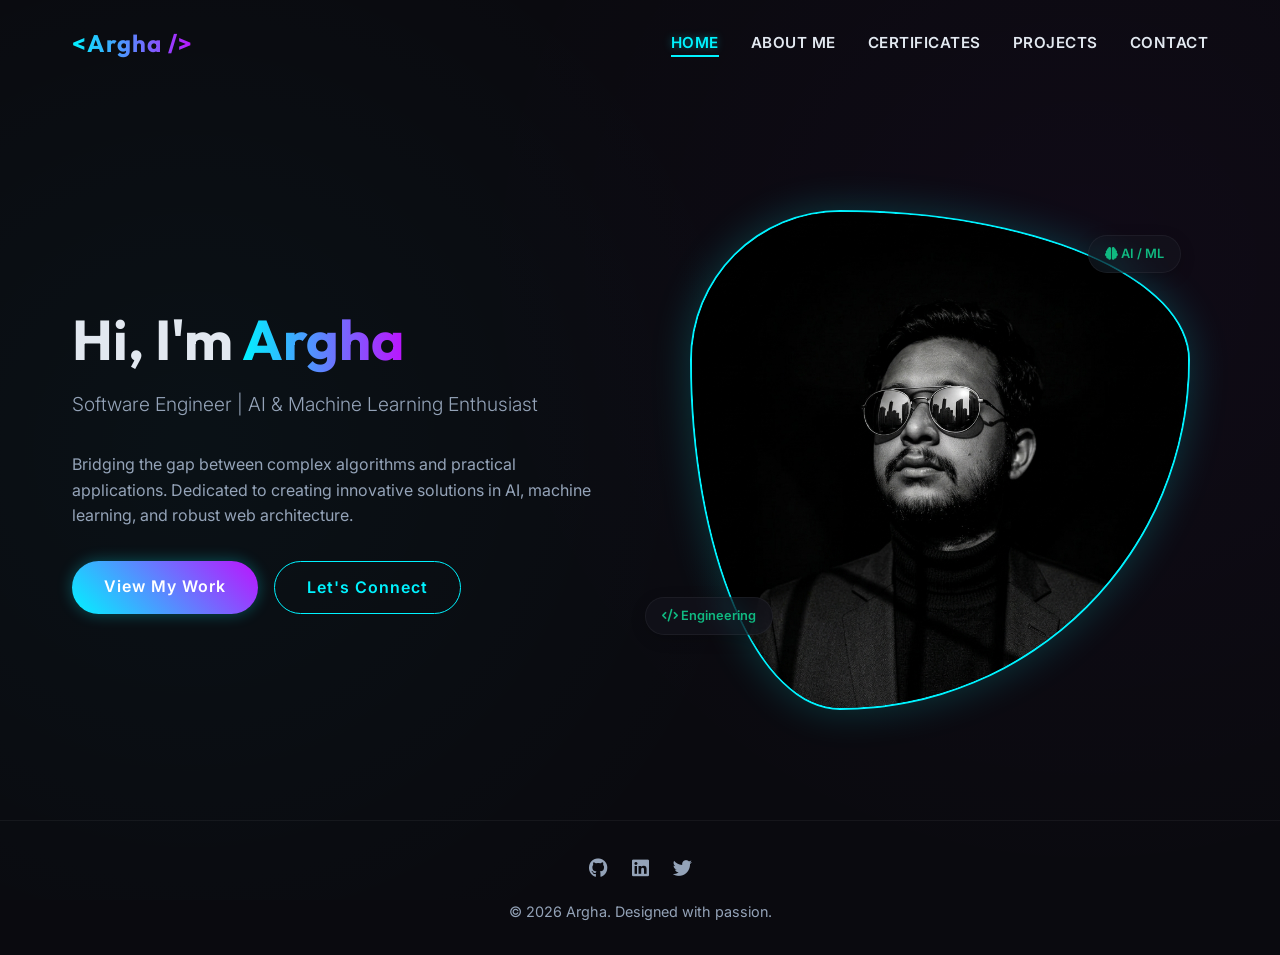
<file: index.html>
<!DOCTYPE html>
<html lang="en">
<head>
    <meta charset="UTF-8">
    <meta name="viewport" content="width=device-width, initial-scale=1.0">
    <title>Portfolio | AI & ML Engineer</title>
    <meta name="description" content="Professional portfolio showcasing background and aspirations in artificial intelligence, machine learning, and coding.">
    <link rel="stylesheet" href="css/style.css">
    <!-- FontAwesome for Icons -->
    <link rel="stylesheet" href="https://cdnjs.cloudflare.com/ajax/libs/font-awesome/6.4.0/css/all.min.css">
</head>
<body>

    <header>
        <div class="container nav-container">
            <nav>
                <a href="index.html" class="logo text-gradient">&lt;Argha /&gt;</a>
                <ul class="nav-links">
                    <li><a href="index.html" class="active">Home</a></li>
                    <li><a href="about.html">About Me</a></li>
                    <li><a href="certificates.html">Certificates</a></li>
                    <li><a href="projects.html">Projects</a></li>
                    <li><a href="contact.html">Contact</a></li>
                </ul>
                <button class="mobile-menu-btn">
                    <i class="fa-solid fa-bars"></i>
                </button>
            </nav>
        </div>
    </header>

    <main>
        <section id="hero" class="hero page-section">
            <div class="container hero-content">
                <div class="hero-text fade-in">
                    <h1>Hi, I'm <span class="text-gradient">Argha</span></h1>
                    <p class="subtitle fade-in delay-1">Software Engineer | AI & Machine Learning Enthusiast</p>
                    <p class="fade-in delay-2" style="margin-bottom: 2rem; color: var(--text-muted);">
                        Bridging the gap between complex algorithms and practical applications. 
                        Dedicated to creating innovative solutions in AI, machine learning, and robust web architecture.
                    </p>
                    <div class="hero-actions fade-in delay-3">
                        <a href="projects.html" class="btn btn-primary">View My Work</a>
                        <a href="contact.html" class="btn btn-outline">Let's Connect</a>
                    </div>
                </div>
                
                <div class="hero-image-container fade-in delay-2">
                    <img src="assets/profile_placeholder.png" alt="Argha" class="hero-image">
                    <div class="tech-badge badge-1"><i class="fa-solid fa-brain"></i> AI / ML</div>
                    <div class="tech-badge badge-2"><i class="fa-solid fa-code"></i> Engineering</div>
                </div>
            </div>
        </section>
    </main>

    <footer>
        <div class="container">
            <div class="social-links">
                <a href="#"><i class="fa-brands fa-github"></i></a>
                <a href="#"><i class="fa-brands fa-linkedin"></i></a>
                <a href="#"><i class="fa-brands fa-twitter"></i></a>
            </div>
            <p>&copy; 2026 Argha. Designed with passion.</p>
        </div>
    </footer>

    <script src="script.js"></script>
</body>
</html>
</file>
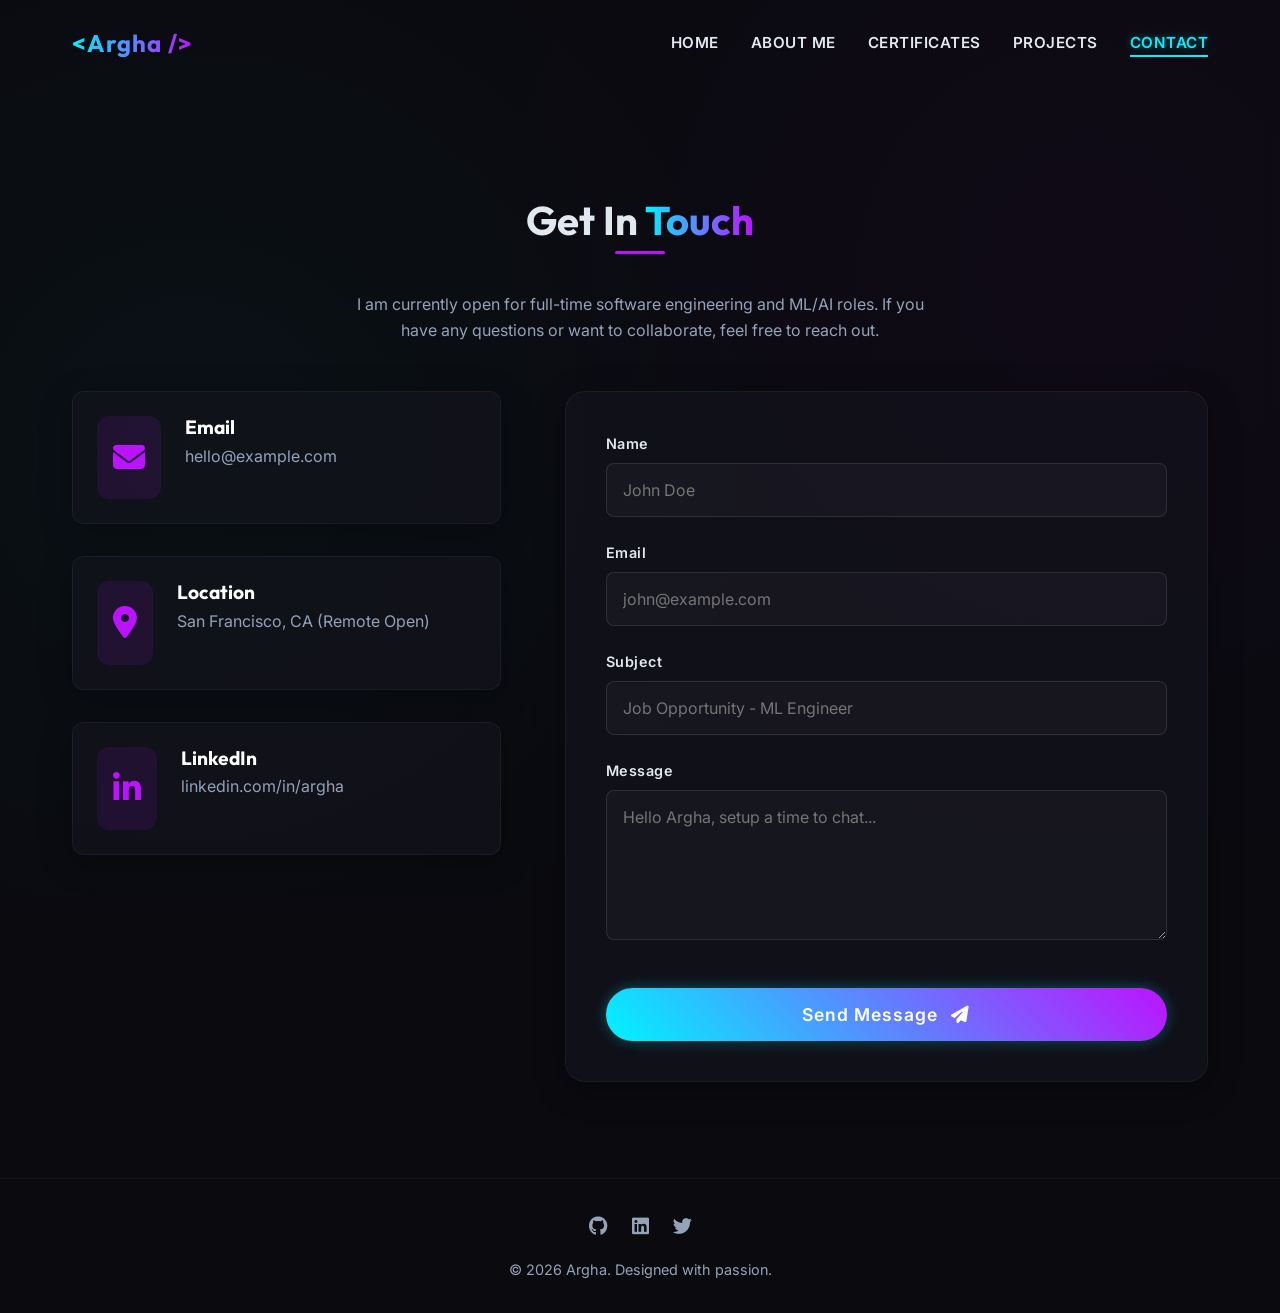
<file: contact.html>
<!DOCTYPE html>
<html lang="en">
<head>
    <meta charset="UTF-8">
    <meta name="viewport" content="width=device-width, initial-scale=1.0">
    <title>Contact | Portfolio</title>
    <link rel="stylesheet" href="css/style.css">
    <link rel="stylesheet" href="https://cdnjs.cloudflare.com/ajax/libs/font-awesome/6.4.0/css/all.min.css">
    <style>
        .contact-layout {
            display: grid;
            grid-template-columns: 1fr 1.5fr;
            gap: 4rem;
            margin-top: 3rem;
        }
        .contact-info {
            display: flex;
            flex-direction: column;
            gap: 2rem;
        }
        .contact-card {
            display: flex;
            align-items: flex-start;
            gap: 1.5rem;
            padding: 1.5rem;
            border-radius: 12px;
            transition: transform 0.3s;
        }
        .contact-card:hover {
            transform: translateY(-5px);
            border-color: var(--neon-cyan);
        }
        .contact-icon {
            font-size: 2rem;
            color: var(--neon-purple);
            background: rgba(188, 19, 254, 0.1);
            padding: 1rem;
            border-radius: 12px;
        }
        .contact-details h4 {
            font-size: 1.2rem;
            color: #fff;
            margin-bottom: 0.3rem;
        }
        .contact-details p, .contact-details a {
            color: var(--text-muted);
            font-size: 1rem;
        }
        .contact-details a:hover {
            color: var(--neon-cyan);
        }

        .contact-form-container {
            padding: 2.5rem;
            border-radius: 20px;
        }
        .form-group {
            margin-bottom: 1.5rem;
        }
        .form-group label {
            display: block;
            margin-bottom: 0.5rem;
            font-size: 0.9rem;
            color: var(--text-main);
            font-weight: 600;
            letter-spacing: 0.5px;
        }
        .form-control {
            width: 100%;
            padding: 1rem;
            background: rgba(255, 255, 255, 0.03);
            border: 1px solid rgba(255, 255, 255, 0.1);
            border-radius: 8px;
            color: #fff;
            font-family: var(--font-primary);
            font-size: 1rem;
            transition: all 0.3s;
        }
        .form-control:focus {
            outline: none;
            border-color: var(--neon-cyan);
            box-shadow: 0 0 10px rgba(0, 243, 255, 0.2);
            background: rgba(255, 255, 255, 0.05);
        }
        textarea.form-control {
            resize: vertical;
            min-height: 150px;
        }
        .submit-btn {
            width: 100%;
            padding: 1rem;
            font-size: 1.1rem;
            margin-top: 1rem;
        }

        @media (max-width: 900px) {
            .contact-layout {
                grid-template-columns: 1fr;
            }
        }
    </style>
</head>
<body>

    <header>
        <div class="container nav-container">
            <nav>
                <a href="index.html" class="logo text-gradient">&lt;Argha /&gt;</a>
                <ul class="nav-links">
                    <li><a href="index.html">Home</a></li>
                    <li><a href="about.html">About Me</a></li>
                    <li><a href="certificates.html">Certificates</a></li>
                    <li><a href="projects.html">Projects</a></li>
                    <li><a href="contact.html" class="active">Contact</a></li>
                </ul>
                <button class="mobile-menu-btn">
                    <i class="fa-solid fa-bars"></i>
                </button>
            </nav>
        </div>
    </header>

    <main>
        <section class="page-section fade-in">
            <div class="container">
                <h2 class="section-title">Get In <span class="text-gradient">Touch</span></h2>
                <p style="text-align: center; color: var(--text-muted); max-width: 600px; margin: 0 auto; margin-bottom: 3rem;">
                    I am currently open for full-time software engineering and ML/AI roles. If you have any questions or want to collaborate, feel free to reach out.
                </p>

                <div class="contact-layout">
                    
                    <!-- Contact Info -->
                    <div class="contact-info fade-in delay-1">
                        <div class="contact-card glass-panel">
                            <div class="contact-icon"><i class="fa-solid fa-envelope"></i></div>
                            <div class="contact-details">
                                <h4>Email</h4>
                                <a href="mailto:hello@example.com">hello@example.com</a>
                            </div>
                        </div>
                        <div class="contact-card glass-panel">
                            <div class="contact-icon"><i class="fa-solid fa-location-dot"></i></div>
                            <div class="contact-details">
                                <h4>Location</h4>
                                <p>San Francisco, CA (Remote Open)</p>
                            </div>
                        </div>
                        <div class="contact-card glass-panel">
                            <div class="contact-icon"><i class="fa-brands fa-linkedin-in"></i></div>
                            <div class="contact-details">
                                <h4>LinkedIn</h4>
                                <a href="#">linkedin.com/in/argha</a>
                            </div>
                        </div>
                    </div>

                    <!-- Contact Form -->
                    <div class="contact-form-container glass-panel fade-in delay-2">
                        <form id="contactForm" onsubmit="event.preventDefault(); alert('Message feature to be integrated!');">
                            <div class="form-group">
                                <label for="name">Name</label>
                                <input type="text" id="name" class="form-control" placeholder="John Doe" required>
                            </div>
                            <div class="form-group">
                                <label for="email">Email</label>
                                <input type="email" id="email" class="form-control" placeholder="john@example.com" required>
                            </div>
                            <div class="form-group">
                                <label for="subject">Subject</label>
                                <input type="text" id="subject" class="form-control" placeholder="Job Opportunity - ML Engineer" required>
                            </div>
                            <div class="form-group">
                                <label for="message">Message</label>
                                <textarea id="message" class="form-control" placeholder="Hello Argha, setup a time to chat..." required></textarea>
                            </div>
                            <button type="submit" class="btn btn-primary submit-btn">Send Message <i class="fa-solid fa-paper-plane" style="margin-left: 8px;"></i></button>
                        </form>
                    </div>

                </div>
            </div>
        </section>
    </main>

    <footer>
        <div class="container">
            <div class="social-links">
                <a href="#"><i class="fa-brands fa-github"></i></a>
                <a href="#"><i class="fa-brands fa-linkedin"></i></a>
                <a href="#"><i class="fa-brands fa-twitter"></i></a>
            </div>
            <p>&copy; 2026 Argha. Designed with passion.</p>
        </div>
    </footer>

    <script src="script.js"></script>
</body>
</html>
</file>
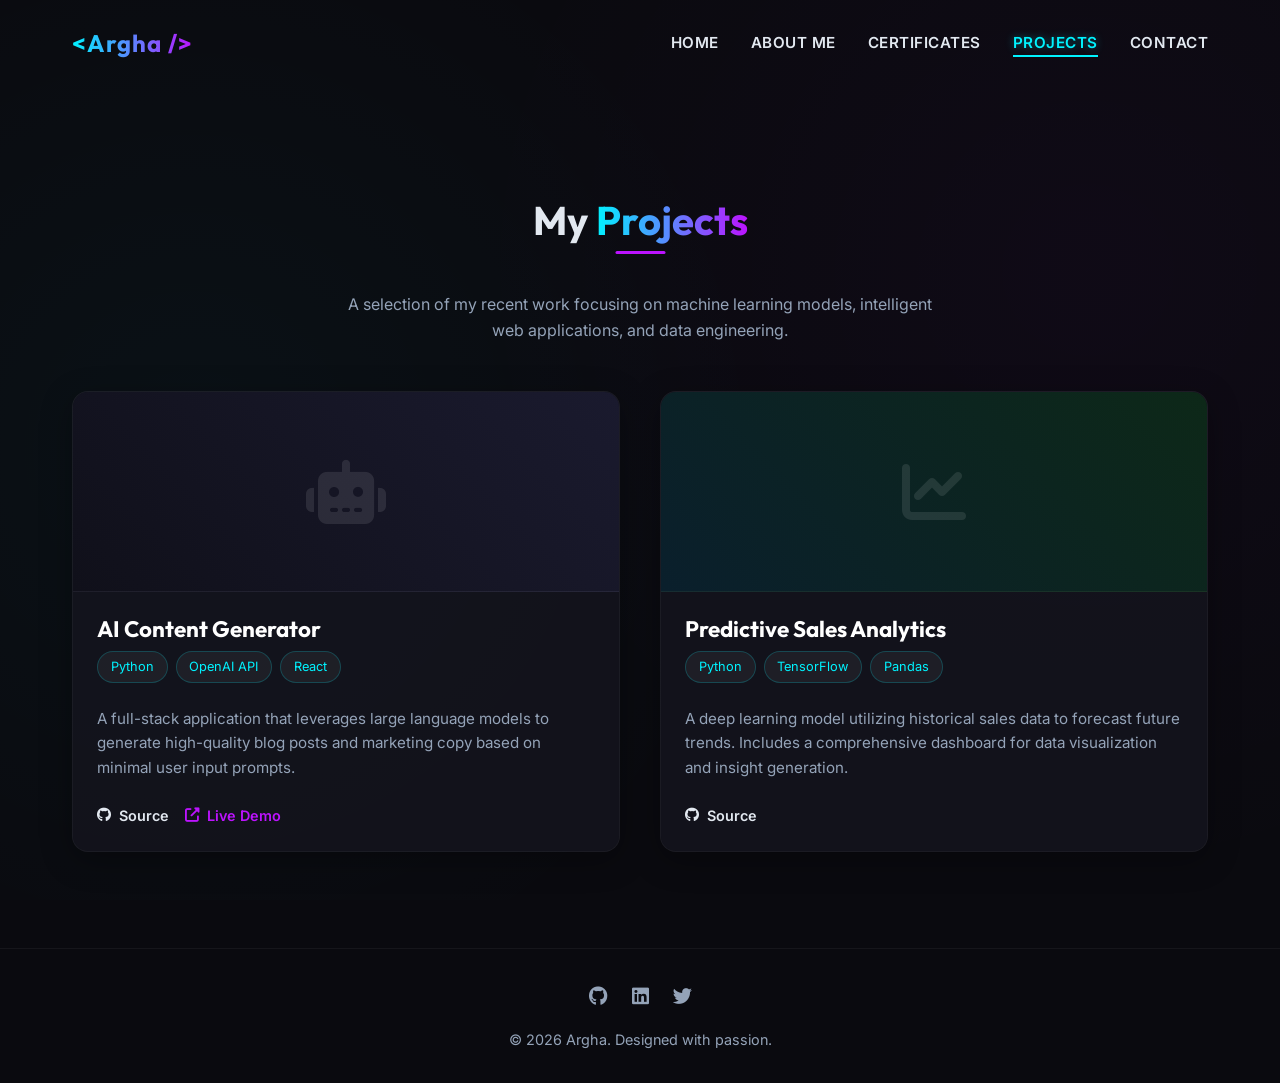
<file: projects.html>
<!DOCTYPE html>
<html lang="en">
<head>
    <meta charset="UTF-8">
    <meta name="viewport" content="width=device-width, initial-scale=1.0">
    <title>Projects | Portfolio</title>
    <link rel="stylesheet" href="css/style.css">
    <link rel="stylesheet" href="https://cdnjs.cloudflare.com/ajax/libs/font-awesome/6.4.0/css/all.min.css">
    <style>
        .projects-grid {
            display: grid;
            grid-template-columns: repeat(auto-fit, minmax(320px, 1fr));
            gap: 2.5rem;
            margin-top: 3rem;
        }
        .project-card {
            display: flex;
            flex-direction: column;
            border-radius: 16px;
            overflow: hidden;
            transition: all 0.4s ease;
        }
        .project-card:hover {
            transform: translateY(-8px);
            box-shadow: 0 15px 35px rgba(0, 0, 0, 0.4);
            border-color: var(--neon-purple);
        }
        .project-image {
            width: 100%;
            height: 200px;
            object-fit: cover;
            border-bottom: 1px solid var(--glass-border);
            transition: transform 0.5s ease;
        }
        .project-card:hover .project-image {
            transform: scale(1.05);
        }
        .project-content {
            padding: 1.5rem;
            display: flex;
            flex-direction: column;
            flex-grow: 1;
            background: var(--bg-card);
            z-index: 1; /* Keep above scaled image */
        }
        .project-title {
            font-size: 1.4rem;
            color: #fff;
            margin-bottom: 0.5rem;
        }
        .project-desc {
            color: var(--text-muted);
            font-size: 0.95rem;
            margin-bottom: 1.5rem;
            flex-grow: 1;
            line-height: 1.6;
        }
        .tech-stack {
            display: flex;
            flex-wrap: wrap;
            gap: 0.5rem;
            margin-bottom: 1.5rem;
        }
        .tech-tag {
            background: rgba(255, 255, 255, 0.05);
            padding: 0.3rem 0.8rem;
            border-radius: 20px;
            font-size: 0.8rem;
            color: var(--neon-cyan);
            border: 1px solid rgba(0, 243, 255, 0.2);
        }
        .project-links {
            display: flex;
            gap: 1rem;
            margin-top: auto;
        }
        .project-links a {
            display: inline-flex;
            align-items: center;
            gap: 0.5rem;
            font-size: 0.9rem;
            font-weight: 600;
        }
        .project-links a.github-link {
            color: var(--text-main);
        }
        .project-links a.github-link:hover {
            color: var(--neon-cyan);
        }
        .project-links a.live-link {
            color: var(--neon-purple);
        }
        .project-links a.live-link:hover {
            color: #e58eff;
        }
    </style>
</head>
<body>

    <header>
        <div class="container nav-container">
            <nav>
                <a href="index.html" class="logo text-gradient">&lt;Argha /&gt;</a>
                <ul class="nav-links">
                    <li><a href="index.html">Home</a></li>
                    <li><a href="about.html">About Me</a></li>
                    <li><a href="certificates.html">Certificates</a></li>
                    <li><a href="projects.html" class="active">Projects</a></li>
                    <li><a href="contact.html">Contact</a></li>
                </ul>
                <button class="mobile-menu-btn">
                    <i class="fa-solid fa-bars"></i>
                </button>
            </nav>
        </div>
    </header>

    <main>
        <section class="page-section fade-in">
            <div class="container">
                <h2 class="section-title">My <span class="text-gradient">Projects</span></h2>
                <p style="text-align: center; color: var(--text-muted); max-width: 600px; margin: 0 auto;">
                    A selection of my recent work focusing on machine learning models, intelligent web applications, and data engineering.
                </p>

                <div class="projects-grid">
                    <!-- Project 1 -->
                    <div class="project-card glass-panel fade-in delay-1">
                        <div style="overflow: hidden;">
                            <!-- Placeholder for project image -->
                            <div class="project-image" style="background: linear-gradient(45deg, #10101a, #1a1a2e); display: flex; align-items: center; justify-content: center;">
                                <i class="fa-solid fa-robot" style="font-size: 4rem; color: rgba(255,255,255,0.1);"></i>
                            </div>
                        </div>
                        <div class="project-content">
                            <h3 class="project-title">AI Content Generator</h3>
                            <div class="tech-stack">
                                <span class="tech-tag">Python</span>
                                <span class="tech-tag">OpenAI API</span>
                                <span class="tech-tag">React</span>
                            </div>
                            <p class="project-desc">A full-stack application that leverages large language models to generate high-quality blog posts and marketing copy based on minimal user input prompts.</p>
                            <div class="project-links">
                                <a href="#" class="github-link"><i class="fa-brands fa-github"></i> Source</a>
                                <a href="#" class="live-link"><i class="fa-solid fa-external-link-alt"></i> Live Demo</a>
                            </div>
                        </div>
                    </div>  

                    <!-- Project 2 -->
                    <div class="project-card glass-panel fade-in delay-2">
                        <div style="overflow: hidden;">
                             <div class="project-image" style="background: linear-gradient(45deg, #0a1f2c, #0d2818); display: flex; align-items: center; justify-content: center;">
                                <i class="fa-solid fa-chart-line" style="font-size: 4rem; color: rgba(255,255,255,0.1);"></i>
                            </div>
                        </div>
                        <div class="project-content">
                            <h3 class="project-title">Predictive Sales Analytics</h3>
                            <div class="tech-stack">
                                <span class="tech-tag">Python</span>
                                <span class="tech-tag">TensorFlow</span>
                                <span class="tech-tag">Pandas</span>
                            </div>
                            <p class="project-desc">A deep learning model utilizing historical sales data to forecast future trends. Includes a comprehensive dashboard for data visualization and insight generation.</p>
                            <div class="project-links">
                                <a href="#" class="github-link"><i class="fa-brands fa-github"></i> Source</a>
                            </div>
                        </div>
                    </div>

                    <!-- Project 3 -->
                    <!-- <div class="project-card glass-panel fade-in delay-3">
                        <div style="overflow: hidden;">
                            <div class="project-image" style="background: linear-gradient(45deg, #2b0f2c, #1a0b1a); display: flex; align-items: center; justify-content: center;">
                                <i class="fa-solid fa-eye" style="font-size: 4rem; color: rgba(255,255,255,0.1);"></i>
                            </div>
                        </div>
                        <div class="project-content">
                            <h3 class="project-title">Computer Vision Defect Detector</h3>
                            <div class="tech-stack">
                                <span class="tech-tag">PyTorch</span>
                                <span class="tech-tag">OpenCV</span>
                                <span class="tech-tag">Flask</span>
                            </div>
                            <p class="project-desc">An automated visual inspection system for manufacturing lines. Uses CNNs to identify minute defects in products on an assembly line in real-time.</p>
                            <div class="project-links">
                                <a href="#" class="github-link"><i class="fa-brands fa-github"></i> Source</a>
                            </div>
                        </div>
                    </div> -->
                </div>
            </div>
        </section>
    </main>

    <footer>
        <div class="container">
            <div class="social-links">
                <a href="#"><i class="fa-brands fa-github"></i></a>
                <a href="#"><i class="fa-brands fa-linkedin"></i></a>
                <a href="#"><i class="fa-brands fa-twitter"></i></a>
            </div>
            <p>&copy; 2026 Argha. Designed with passion.</p>
        </div>
    </footer>

    <script src="script.js"></script>
</body>
</html>
</file>
<file: css/style.css>
@import url('https://fonts.googleapis.com/css2?family=Inter:wght@300;400;600;800&family=Outfit:wght@400;700&display=swap');

:root {
  /* Dark Tech Theme Colors */
  --bg-main: #0a0a0f;
  --bg-card: rgba(20, 20, 30, 0.6);
  --text-main: #e2e8f0;
  --text-muted: #94a3b8;
  --neon-cyan: #00f3ff;
  --neon-purple: #bc13fe;
  --neon-emerald: #10b981;
  --glass-border: rgba(255, 255, 255, 0.05);

  --font-primary: 'Inter', sans-serif;
  --font-heading: 'Outfit', sans-serif;
}

* {
  margin: 0;
  padding: 0;
  box-sizing: border-box;
}

body {
  font-family: var(--font-primary);
  background-color: var(--bg-main);
  color: var(--text-main);
  line-height: 1.6;
  overflow-x: hidden;
  background-image: 
    radial-gradient(circle at 15% 50%, rgba(0, 243, 255, 0.03) 0%, transparent 50%),
    radial-gradient(circle at 85% 30%, rgba(188, 19, 254, 0.03) 0%, transparent 50%);
  background-attachment: fixed;
}

h1, h2, h3, h4 {
  font-family: var(--font-heading);
  font-weight: 700;
  line-height: 1.2;
}

a {
  text-decoration: none;
  color: var(--text-main);
  transition: all 0.3s ease;
}

ul {
  list-style: none;
}

/* Utilities */
.container {
  max-width: 1200px;
  margin: 0 auto;
  padding: 0 2rem;
}

.text-gradient {
  background: linear-gradient(90deg, var(--neon-cyan), var(--neon-purple));
  -webkit-background-clip: text;
  -webkit-text-fill-color: transparent;
  background-clip: text;
}

.glass-panel {
  background: var(--bg-card);
  backdrop-filter: blur(12px);
  -webkit-backdrop-filter: blur(12px);
  border: 1px solid var(--glass-border);
  border-radius: 16px;
  box-shadow: 0 8px 32px rgba(0, 0, 0, 0.3);
}

.btn {
  display: inline-block;
  padding: 0.8rem 2rem;
  border-radius: 30px;
  font-weight: 600;
  letter-spacing: 1px;
  cursor: pointer;
  transition: all 0.3s ease;
  border: none;
  font-family: var(--font-primary);
}

.btn-primary {
  background: linear-gradient(45deg, var(--neon-cyan), var(--neon-purple));
  color: #fff;
  box-shadow: 0 0 15px rgba(0, 243, 255, 0.3);
}

.btn-primary:hover {
  box-shadow: 0 0 25px rgba(188, 19, 254, 0.5);
  transform: translateY(-2px);
}

.btn-outline {
  background: transparent;
  color: var(--neon-cyan);
  border: 1px solid var(--neon-cyan);
}

.btn-outline:hover {
  background: rgba(0, 243, 255, 0.1);
  box-shadow: 0 0 15px rgba(0, 243, 255, 0.2);
  transform: translateY(-2px);
}

/* Header & Nav */
header {
  position: fixed;
  top: 0;
  width: 100%;
  z-index: 1000;
  transition: all 0.3s ease;
  padding: 1.5rem 0;
}

header.scrolled {
  background: rgba(10, 10, 15, 0.8);
  backdrop-filter: blur(10px);
  padding: 1rem 0;
  border-bottom: 1px solid var(--glass-border);
}

nav {
  display: flex;
  justify-content: space-between;
  align-items: center;
}

.logo {
  font-size: 1.5rem;
  font-weight: 700;
  font-family: var(--font-heading);
  letter-spacing: 1px;
}

.nav-links {
  display: flex;
  gap: 2rem;
}

.nav-links a {
  font-size: 0.95rem;
  font-weight: 600;
  text-transform: uppercase;
  letter-spacing: 0.5px;
  position: relative;
}

.nav-links a::after {
  content: '';
  position: absolute;
  bottom: -5px;
  left: 0;
  width: 0;
  height: 2px;
  background: var(--neon-cyan);
  transition: width 0.3s ease;
}

.nav-links a:hover::after,
.nav-links a.active::after {
  width: 100%;
}

.nav-links a:hover,
.nav-links a.active {
  color: var(--neon-cyan);
  text-shadow: 0 0 8px rgba(0, 243, 255, 0.4);
}

.mobile-menu-btn {
  display: none;
  cursor: pointer;
  background: none;
  border: none;
  font-size: 1.5rem;
  color: var(--text-main);
}

/* Main Layout */
main {
  padding-top: 100px;
  min-height: calc(100vh - 80px); /* Adjust for header and footer */
  display: flex;
  flex-direction: column;
}

.page-section {
  padding: 6rem 0;
  flex: 1;
}

.section-title {
  font-size: 2.5rem;
  margin-bottom: 3rem;
  text-align: center;
  position: relative;
  display: inline-block;
  left: 50%;
  transform: translateX(-50%);
}

.section-title::after {
  content: '';
  position: absolute;
  bottom: -10px;
  left: 50%;
  transform: translateX(-50%);
  width: 50px;
  height: 3px;
  background: var(--neon-purple);
  border-radius: 2px;
}

/* Hero Section (Index) */
.hero {
  display: flex;
  align-items: center;
  min-height: 80vh;
}

.hero-content {
  display: grid;
  grid-template-columns: 1fr 1fr;
  gap: 4rem;
  align-items: center;
}

.hero-text h1 {
  font-size: 3.5rem;
  margin-bottom: 1rem;
}

.hero-text .subtitle {
  font-size: 1.2rem;
  color: var(--text-muted);
  margin-bottom: 2rem;
  font-weight: 300;
}

.hero-actions {
  display: flex;
  gap: 1rem;
}

.hero-image-container {
  position: relative;
  display: flex;
  justify-content: center;
}

.hero-image {
  width: 100%;
  max-width: 500px;
  border-radius: 30% 70% 70% 30% / 30% 30% 70% 70%;
  box-shadow: 0 0 40px rgba(0, 243, 255, 0.2);
  animation: blobOutline 8s ease-in-out infinite alternate;
  border: 2px solid var(--neon-cyan);
  object-fit: cover;
  aspect-ratio: 1;
}

.tech-badge {
  position: absolute;
  background: var(--bg-card);
  backdrop-filter: blur(10px);
  padding: 0.5rem 1rem;
  border-radius: 20px;
  border: 1px solid var(--glass-border);
  font-size: 0.8rem;
  font-weight: 600;
  color: var(--neon-emerald);
  box-shadow: 0 4px 15px rgba(0,0,0,0.2);
}

.badge-1 { top: 5%; right: 5%; animation: float 4s ease-in-out infinite; }
.badge-2 { bottom: 15%; left: -5%; animation: float 5s ease-in-out infinite reverse; }

/* Grid Layouts shared */
.grid-2 {
  display: grid;
  grid-template-columns: repeat(2, 1fr);
  gap: 2rem;
}

.grid-3 {
  display: grid;
  grid-template-columns: repeat(3, 1fr);
  gap: 2rem;
}

/* Footer */
footer {
  text-align: center;
  padding: 2rem 0;
  border-top: 1px solid var(--glass-border);
  color: var(--text-muted);
  font-size: 0.9rem;
  margin-top: auto;
}

.social-links {
  display: flex;
  justify-content: center;
  gap: 1.5rem;
  margin-bottom: 1rem;
}

.social-links a {
  font-size: 1.2rem;
  color: var(--text-muted);
}

.social-links a:hover {
  color: var(--neon-cyan);
  transform: translateY(-3px);
}

/* Animations */
@keyframes fadeIn {
  from { opacity: 0; transform: translateY(20px); }
  to { opacity: 1; transform: translateY(0); }
}

.fade-in {
  opacity: 0;
  animation: fadeIn 0.8s ease forwards;
}

.delay-1 { animation-delay: 0.2s; }
.delay-2 { animation-delay: 0.4s; }
.delay-3 { animation-delay: 0.6s; }

@keyframes blobOutline {
  0% { border-radius: 30% 70% 70% 30% / 30% 30% 70% 70%; }
  50% { border-radius: 70% 30% 30% 70% / 70% 70% 30% 30%; }
  100% { border-radius: 30% 70% 70% 30% / 30% 30% 70% 70%; }
}

@keyframes float {
  0% { transform: translateY(0px); }
  50% { transform: translateY(-10px); }
  100% { transform: translateY(0px); }
}

/* Responsive */
@media (max-width: 900px) {
  .hero-content {
    grid-template-columns: 1fr;
    text-align: center;
  }
  .hero-actions {
    justify-content: center;
  }
  .grid-3 { grid-template-columns: repeat(2, 1fr); }
}

@media (max-width: 768px) {
  .nav-links {
    position: fixed;
    top: 0;
    right: -100%;
    height: 100vh;
    width: 70%;
    background: var(--bg-card);
    backdrop-filter: blur(20px);
    flex-direction: column;
    justify-content: center;
    align-items: center;
    transition: right 0.3s ease;
    border-left: 1px solid var(--glass-border);
  }
  
  .nav-links.active {
    right: 0;
  }
  
  .mobile-menu-btn {
    display: block;
    z-index: 1001;
  }
  
  .hero-text h1 { font-size: 2.8rem; }
  .grid-2 { grid-template-columns: 1fr; }
  .grid-3 { grid-template-columns: 1fr; }
}
</file>
